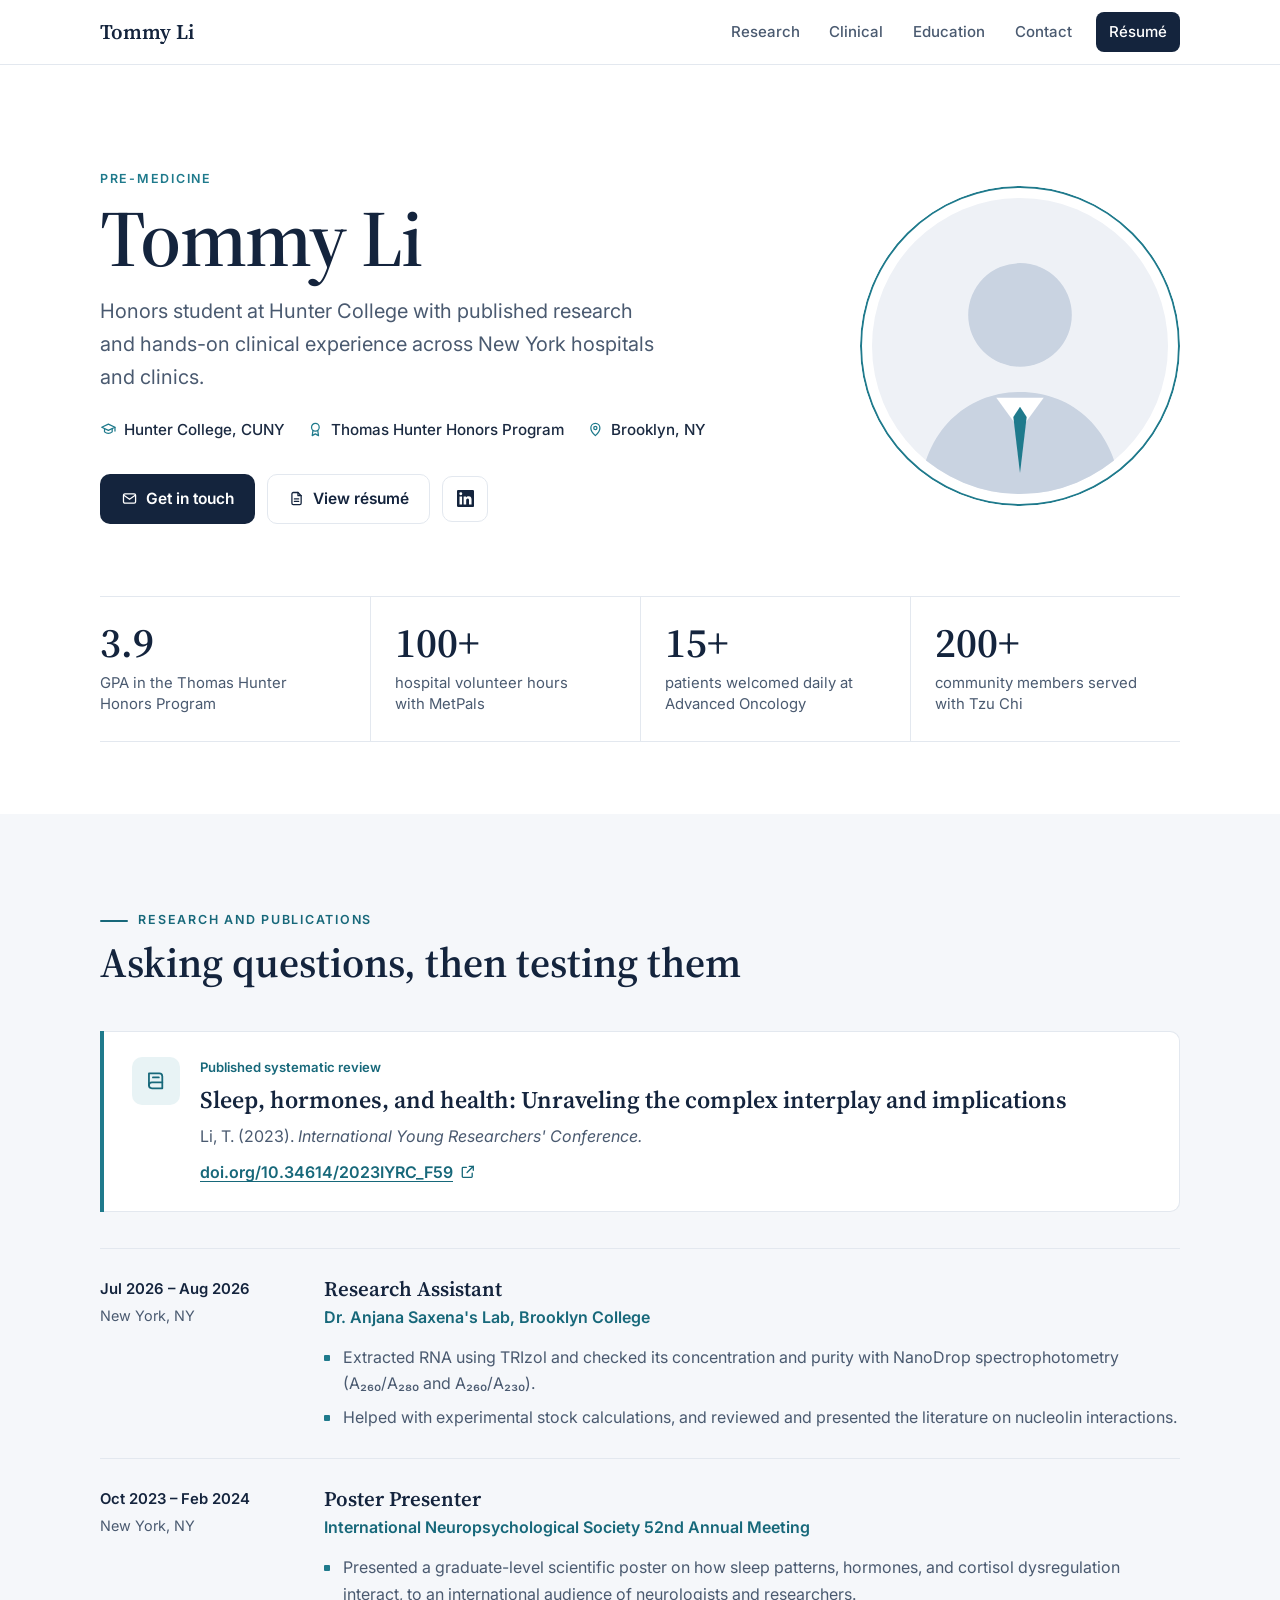
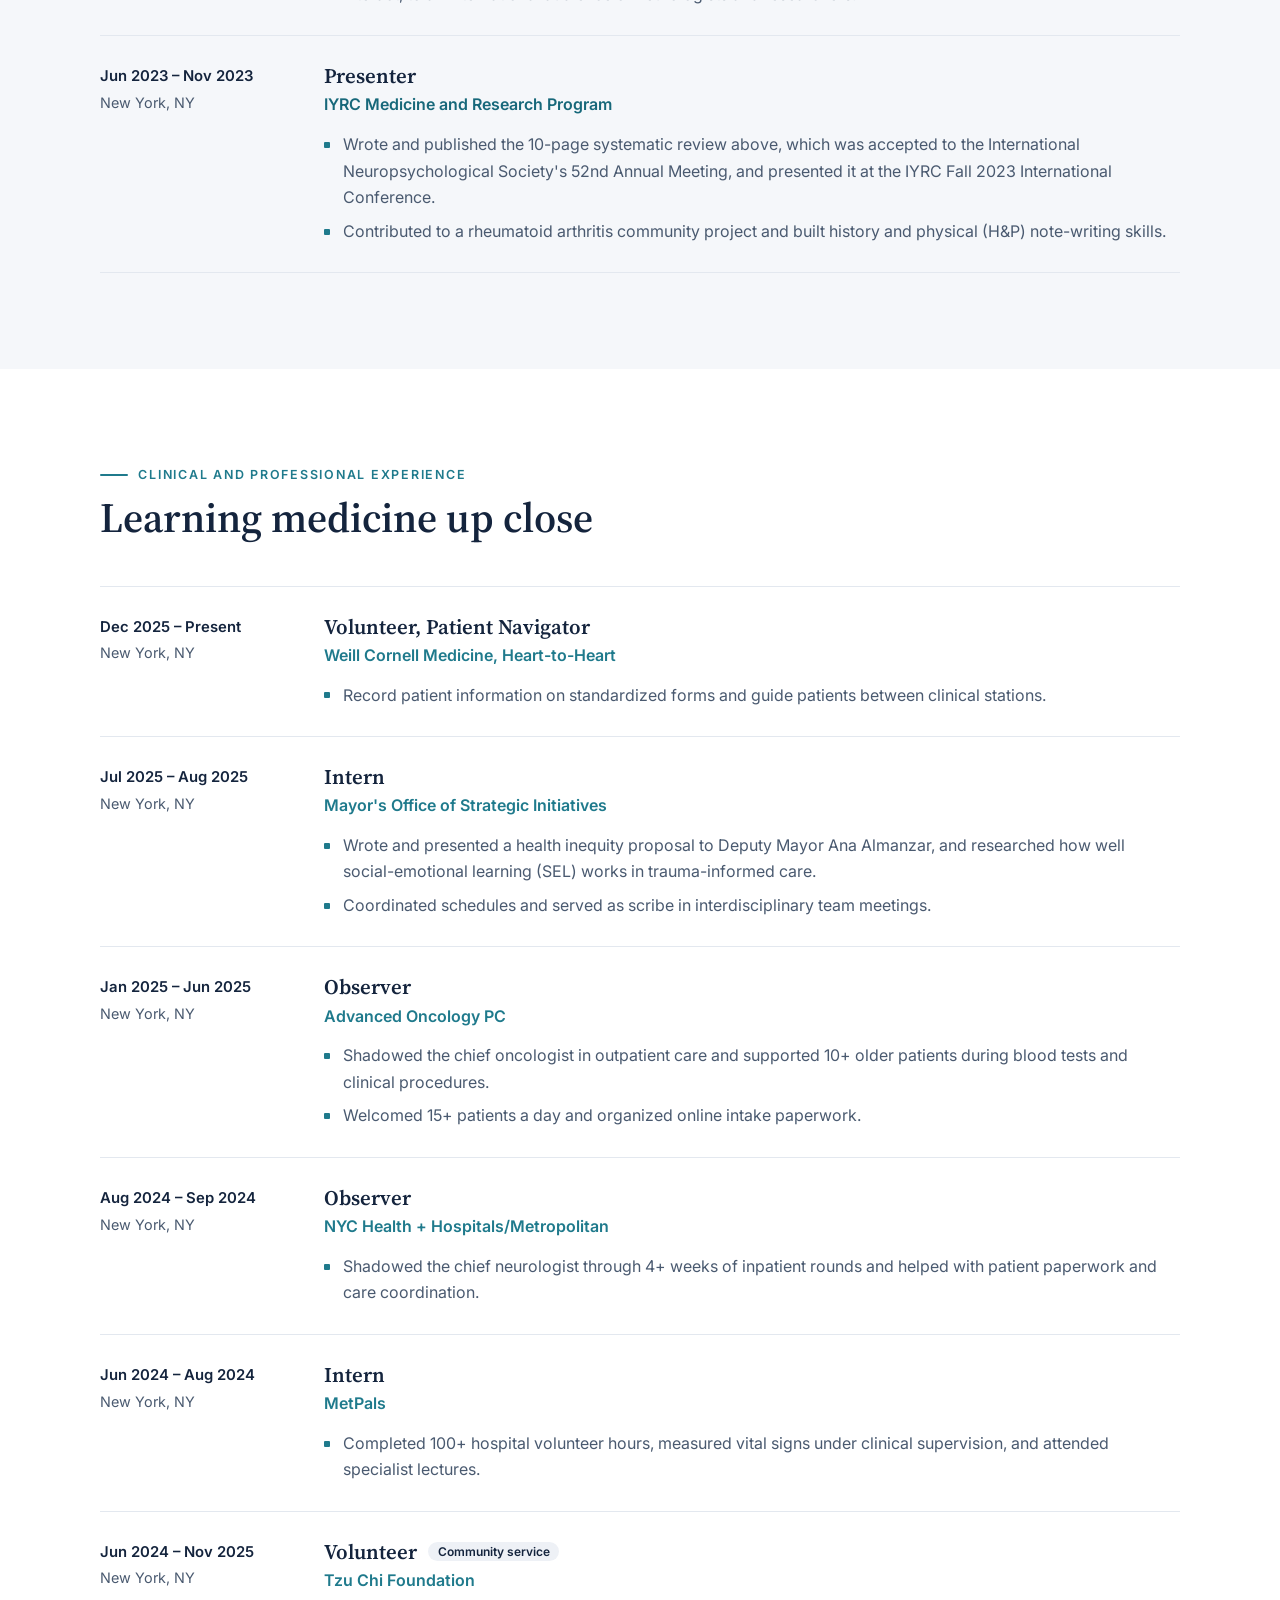
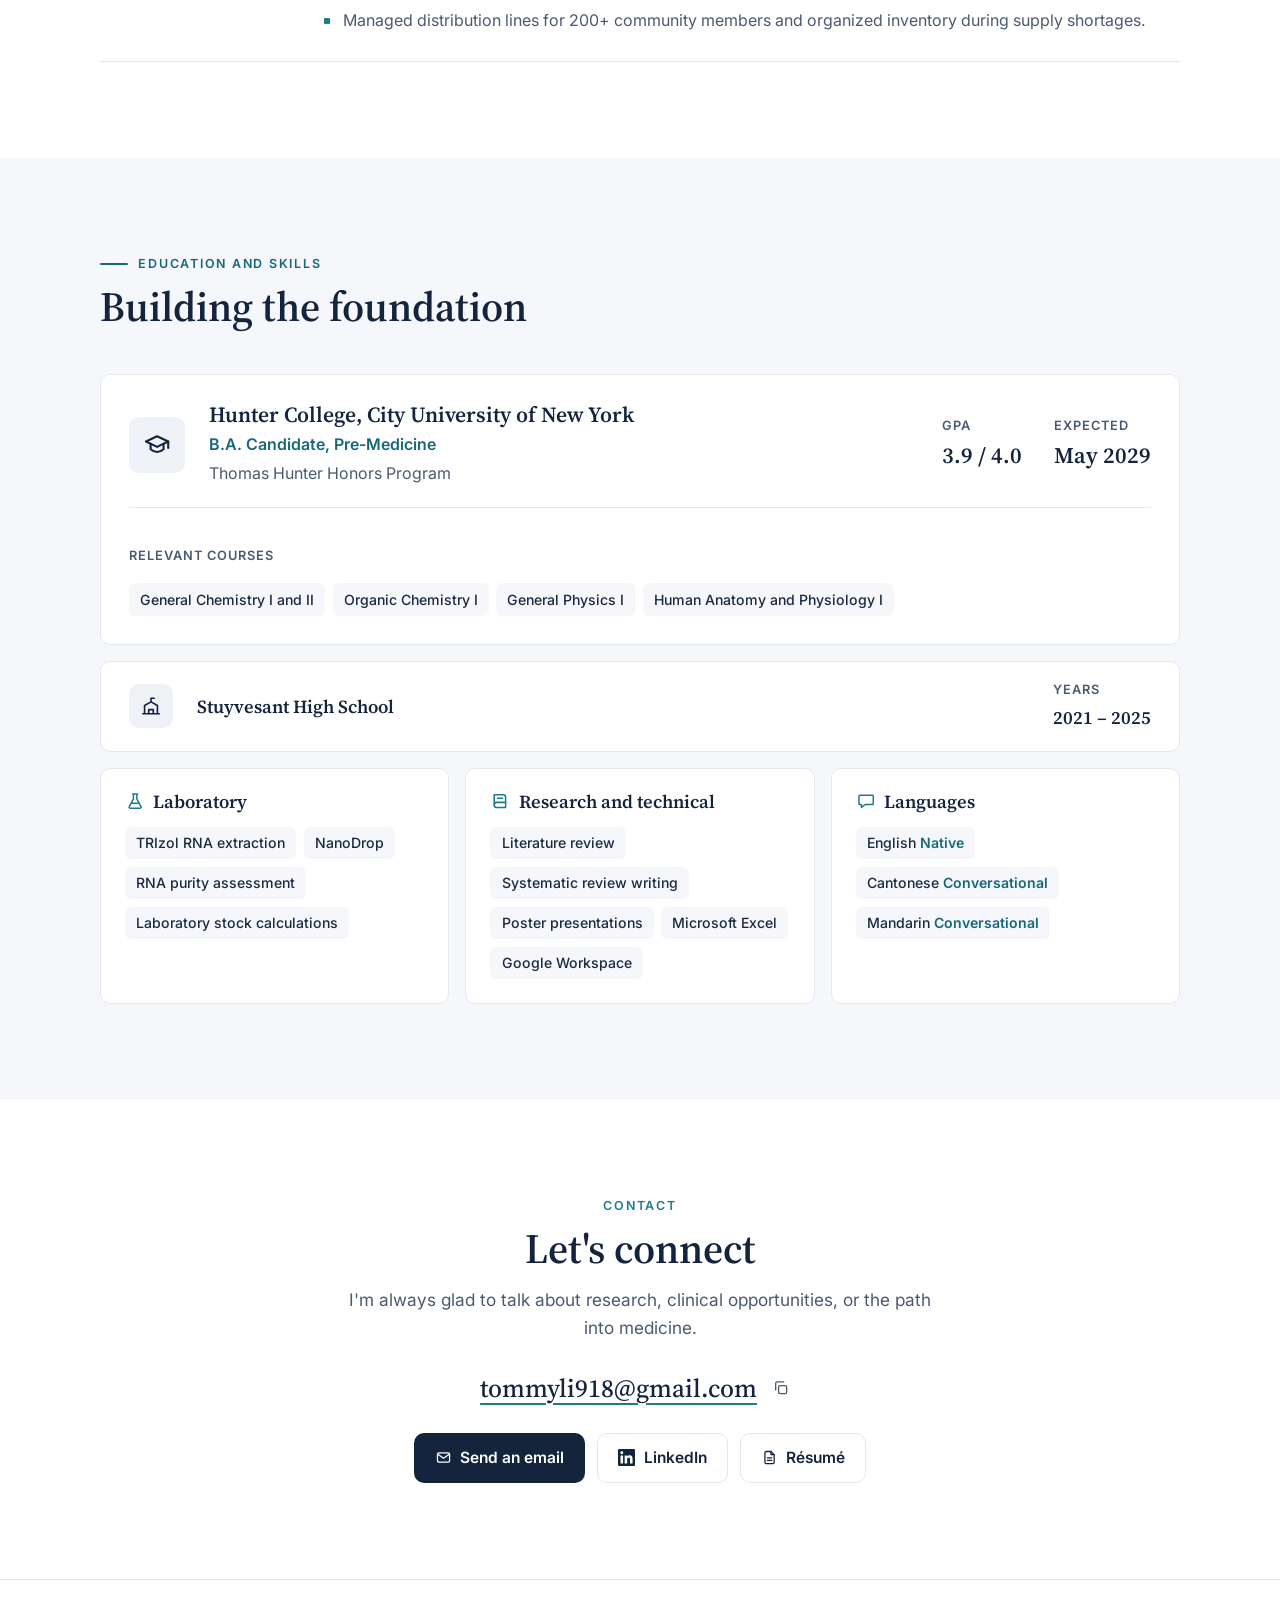
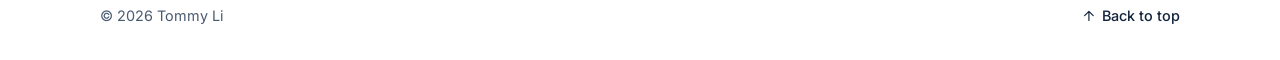
<file: index.html>
<!DOCTYPE html>
<html lang="en">
<head>
    <meta charset="UTF-8">
    <meta name="viewport" content="width=device-width, initial-scale=1.0">
    <title>Tommy Li — Pre-Medicine Student at Hunter College</title>
    <meta name="description" content="Tommy Li is a pre-medicine honors student at Hunter College with published research and hands-on clinical experience in New York.">
    <link rel="canonical" href="https://tommyli918.github.io/">
    <meta property="og:type" content="website">
    <meta property="og:site_name" content="Tommy Li">
    <meta property="og:url" content="https://tommyli918.github.io/">
    <meta property="og:title" content="Tommy Li — Pre-Medicine Student">
    <meta property="og:description" content="Honors student at Hunter College with published research and hands-on clinical experience.">
    <meta property="og:image" content="https://tommyli918.github.io/assets/img/og-image.png">
    <meta property="og:image:width" content="1200">
    <meta property="og:image:height" content="630">
    <meta property="og:image:alt" content="Tommy Li, pre-medicine student at Hunter College">
    <meta name="twitter:card" content="summary_large_image">
    <meta name="theme-color" content="#FFFFFF">
    <meta name="color-scheme" content="light">
    <script type="application/ld+json">
    {
        "@context": "https://schema.org",
        "@type": "Person",
        "name": "Tommy Li",
        "url": "https://tommyli918.github.io/",
        "description": "Pre-medicine student at Hunter College",
        "affiliation": { "@type": "CollegeOrUniversity", "name": "Hunter College, City University of New York" },
        "alumniOf": { "@type": "HighSchool", "name": "Stuyvesant High School" },
        "email": "mailto:tommyli918@gmail.com",
        "sameAs": ["https://www.linkedin.com/in/tommy-li-9537b4269/"],
        "knowsLanguage": ["English", "Cantonese", "Mandarin"]
    }
    </script>
    <link rel="icon" href="favicon.ico" sizes="32x32">
    <link rel="icon" href="assets/icons/favicon.svg" type="image/svg+xml">
    <link rel="apple-touch-icon" href="apple-touch-icon.png">
    <link rel="manifest" href="site.webmanifest">
    <link rel="preconnect" href="https://fonts.googleapis.com">
    <link rel="preconnect" href="https://fonts.gstatic.com" crossorigin>
    <link rel="preload" as="style" href="https://fonts.googleapis.com/css2?family=Source+Serif+4:opsz,wght@8..60,500;8..60,600&family=Inter:wght@400;500;600&display=swap" onload="this.onload=null;this.rel='stylesheet'">
    <noscript><link rel="stylesheet" href="https://fonts.googleapis.com/css2?family=Source+Serif+4:opsz,wght@8..60,500;8..60,600&family=Inter:wght@400;500;600&display=swap"></noscript>
    <!-- Subtle fade-ins only when the visitor hasn't asked their device to reduce motion. -->
    <script>
        if (!matchMedia('(prefers-reduced-motion: reduce)').matches && 'IntersectionObserver' in window) {
            document.documentElement.classList.add('motion');
        }
    </script>
    <link rel="stylesheet" href="assets/css/styles.css">
    <script src="assets/js/main.js" defer></script>
</head>
<body>
    <!-- Icon set: drawn once here, reused below with <use>. -->
    <svg class="sprite" aria-hidden="true" focusable="false">
        <symbol id="i-cap" viewBox="0 0 24 24"><path d="M2.5 9 12 4.5 21.5 9 12 13.5z"/><path d="M6.5 11v4.6c1.7 1.5 3.6 2.3 5.5 2.3s3.8-.8 5.5-2.3V11M21.5 9v5.5"/></symbol>
        <symbol id="i-award" viewBox="0 0 24 24"><circle cx="12" cy="9" r="5.5"/><path d="M8.6 13.4 7.5 21l4.5-2.5 4.5 2.5-1.1-7.6"/></symbol>
        <symbol id="i-pin" viewBox="0 0 24 24"><path d="M12 21s-6.5-5.6-6.5-11a6.5 6.5 0 0 1 13 0c0 5.4-6.5 11-6.5 11z"/><circle cx="12" cy="10" r="2.3"/></symbol>
        <symbol id="i-mail" viewBox="0 0 24 24"><rect x="3.5" y="5.5" width="17" height="13" rx="2"/><path d="M4 7.5l8 5.5 8-5.5"/></symbol>
        <symbol id="i-file" viewBox="0 0 24 24"><path d="M14 3.5H7.5a2 2 0 0 0-2 2v13a2 2 0 0 0 2 2h9a2 2 0 0 0 2-2V8z"/><path d="M14 3.5V8h4.5M9 12.5h6M9 16h6"/></symbol>
        <symbol id="i-linkedin" viewBox="0 0 24 24"><path fill="currentColor" stroke="none" d="M20.45 20.45h-3.55v-5.57c0-1.33-.03-3.04-1.85-3.04-1.85 0-2.14 1.45-2.14 2.94v5.67H9.35V9h3.41v1.56h.05c.48-.9 1.64-1.85 3.37-1.85 3.6 0 4.27 2.37 4.27 5.46v6.28zM5.34 7.43a2.06 2.06 0 1 1 0-4.13 2.06 2.06 0 0 1 0 4.13zM7.12 20.45H3.56V9h3.56v11.45zM22.22 0H1.77C.79 0 0 .77 0 1.73v20.54C0 23.23.79 24 1.77 24h20.45c.98 0 1.78-.77 1.78-1.73V1.73C24 .77 23.2 0 22.22 0z"/></symbol>
        <symbol id="i-copy" viewBox="0 0 24 24"><rect x="9" y="9" width="11" height="11" rx="2"/><path d="M5 15V6a2 2 0 0 1 2-2h9"/></symbol>
        <symbol id="i-check" viewBox="0 0 24 24"><path d="M5 12.5l4.5 4.5L19 7.5"/></symbol>
        <symbol id="i-external" viewBox="0 0 24 24"><path d="M14 4.5h5.5V10M19.5 4.5 11 13M18 14v4.5a1 1 0 0 1-1 1H5.5a1 1 0 0 1-1-1V7a1 1 0 0 1 1-1H10"/></symbol>
        <symbol id="i-flask" viewBox="0 0 24 24"><path d="M9 3.5h6M10 3.5v5.8L5 18.4a1.5 1.5 0 0 0 1.3 2.1h11.4a1.5 1.5 0 0 0 1.3-2.1L14 9.3V3.5M7.4 14.5h9.2"/></symbol>
        <symbol id="i-book" viewBox="0 0 24 24"><path d="M5 4.5h10.5a3 3 0 0 1 3 3v12H8a3 3 0 0 1-3-3z"/><path d="M5 16.5a3 3 0 0 1 3-3h10.5M9 8.5h6"/></symbol>
        <symbol id="i-chat" viewBox="0 0 24 24"><path d="M4.5 5h15a1 1 0 0 1 1 1v9a1 1 0 0 1-1 1H11l-4.5 3.5V16h-2a1 1 0 0 1-1-1V6a1 1 0 0 1 1-1z"/></symbol>
        <symbol id="i-menu" viewBox="0 0 24 24"><path d="M4 7h16M4 12h16M4 17h16"/></symbol>
        <symbol id="i-close" viewBox="0 0 24 24"><path d="M6 6l12 12M18 6 6 18"/></symbol>
        <symbol id="i-school" viewBox="0 0 24 24"><path d="M3 20.5h18M5 20.5v-9l7-4 7 4v9M9.5 20.5v-4.5h5v4.5M12 7.5V3.5h3.5"/></symbol>
        <symbol id="i-up" viewBox="0 0 24 24"><path d="M12 19V5M5.5 11.5 12 5l6.5 6.5"/></symbol>
    </svg>

    <a class="skip-link" href="#main">Skip to content</a>

    <header class="nav" id="nav">
        <div class="read-progress" aria-hidden="true"></div>
        <div class="container nav-inner">
            <a class="brand" href="#top">Tommy Li</a>
            <button class="menu-btn" type="button" aria-expanded="false" aria-controls="nav-links" aria-label="Open menu">
                <svg class="icon i-open" aria-hidden="true"><use href="#i-menu"/></svg>
                <svg class="icon i-shut" aria-hidden="true"><use href="#i-close"/></svg>
            </button>
            <nav aria-label="Sections">
                <ul class="nav-links" id="nav-links">
                    <li><a href="#research">Research</a></li>
                    <li><a href="#clinical">Clinical</a></li>
                    <li><a href="#education">Education</a></li>
                    <li><a href="#contact">Contact</a></li>
                    <li><a class="nav-resume" href="Tommy-Li-Resume.pdf" target="_blank" rel="noopener">Résumé</a></li>
                </ul>
            </nav>
        </div>
    </header>

    <main id="main">
        <!-- ============ Intro ============ -->
        <section class="hero" id="top" aria-labelledby="hero-title">
            <div class="container hero-grid">
                <div class="hero-copy">
                    <p class="eyebrow reveal">Pre-medicine</p>
                    <h1 class="reveal" id="hero-title" style="--d:.06s">Tommy Li</h1>
                    <p class="hero-lede reveal" style="--d:.12s">Honors student at Hunter College with published research and hands-on clinical experience across New York hospitals and clinics.</p>
                    <ul class="hero-facts reveal" style="--d:.18s" aria-label="At a glance">
                        <li><svg class="icon" aria-hidden="true"><use href="#i-cap"/></svg>Hunter College, CUNY</li>
                        <li><svg class="icon" aria-hidden="true"><use href="#i-award"/></svg>Thomas Hunter Honors Program</li>
                        <li><svg class="icon" aria-hidden="true"><use href="#i-pin"/></svg>Brooklyn, NY</li>
                    </ul>
                    <div class="actions reveal" style="--d:.24s">
                        <a class="btn btn--primary" href="#contact"><svg class="icon" aria-hidden="true"><use href="#i-mail"/></svg>Get in touch</a>
                        <a class="btn btn--outline" href="Tommy-Li-Resume.pdf" target="_blank" rel="noopener"><svg class="icon" aria-hidden="true"><use href="#i-file"/></svg>View résumé</a>
                        <a class="btn btn--icon" href="https://www.linkedin.com/in/tommy-li-9537b4269/" target="_blank" rel="noopener" aria-label="LinkedIn profile"><svg class="icon" aria-hidden="true"><use href="#i-linkedin"/></svg></a>
                    </div>
                </div>
                <figure class="portrait reveal" style="--d:.12s">
                    <img src="assets/img/portrait-placeholder.svg" alt="Placeholder for Tommy's photo" width="400" height="400" fetchpriority="high">
                </figure>
            </div>
        </section>

        <!-- ============ Highlights ============ -->
        <section class="highlights" aria-label="Highlights">
            <div class="container">
                <ul class="stats">
                    <li class="stat reveal">
                        <p class="stat-num"><span data-count="3.9" data-decimals="1">3.9</span></p>
                        <p class="stat-label">GPA in the Thomas Hunter Honors Program</p>
                    </li>
                    <li class="stat reveal" style="--d:.06s">
                        <p class="stat-num"><span data-count="100">100</span>+</p>
                        <p class="stat-label">hospital volunteer hours with MetPals</p>
                    </li>
                    <li class="stat reveal" style="--d:.12s">
                        <p class="stat-num"><span data-count="15">15</span>+</p>
                        <p class="stat-label">patients welcomed daily at Advanced Oncology</p>
                    </li>
                    <li class="stat reveal" style="--d:.18s">
                        <p class="stat-num"><span data-count="200">200</span>+</p>
                        <p class="stat-label">community members served with Tzu Chi</p>
                    </li>
                </ul>
            </div>
        </section>

        <!-- ============ Research ============ -->
        <section class="section section--alt" id="research" aria-labelledby="research-title">
            <div class="container">
                <div class="section-head reveal">
                    <p class="eyebrow">Research and publications</p>
                    <h2 class="section-title" id="research-title">Asking questions, then testing them</h2>
                </div>

                <article class="pub reveal">
                    <span class="pub-icon" aria-hidden="true"><svg class="icon"><use href="#i-book"/></svg></span>
                    <div>
                        <p class="pub-kicker">Published systematic review</p>
                        <h3 class="pub-title">Sleep, hormones, and health: Unraveling the complex interplay and implications</h3>
                        <p class="pub-cite">Li, T. (2023). <cite>International Young Researchers' Conference.</cite></p>
                        <a class="text-link" href="https://doi.org/10.34614/2023IYRC_F59" target="_blank" rel="noopener">doi.org/10.34614/2023IYRC_F59<svg class="icon" aria-hidden="true"><use href="#i-external"/></svg></a>
                    </div>
                </article>

                <ol class="entries">
                    <li class="entry reveal">
                        <div class="entry-side">
                            <p class="entry-dates">Jul 2026 – Aug 2026</p>
                            <p class="entry-loc">New York, NY</p>
                        </div>
                        <div class="entry-main">
                            <h3>Research Assistant</h3>
                            <p class="entry-org">Dr. Anjana Saxena's Lab, Brooklyn College</p>
                            <ul class="points">
                                <li>Extracted RNA using TRIzol and checked its concentration and purity with NanoDrop spectrophotometry (A₂₆₀/A₂₈₀ and A₂₆₀/A₂₃₀).</li>
                                <li>Helped with experimental stock calculations, and reviewed and presented the literature on nucleolin interactions.</li>
                            </ul>
                        </div>
                    </li>
                    <li class="entry reveal">
                        <div class="entry-side">
                            <p class="entry-dates">Oct 2023 – Feb 2024</p>
                            <p class="entry-loc">New York, NY</p>
                        </div>
                        <div class="entry-main">
                            <h3>Poster Presenter</h3>
                            <p class="entry-org">International Neuropsychological Society 52nd Annual Meeting</p>
                            <ul class="points">
                                <li>Presented a graduate-level scientific poster on how sleep patterns, hormones, and cortisol dysregulation interact, to an international audience of neurologists and researchers.</li>
                            </ul>
                        </div>
                    </li>
                    <li class="entry reveal">
                        <div class="entry-side">
                            <p class="entry-dates">Jun 2023 – Nov 2023</p>
                            <p class="entry-loc">New York, NY</p>
                        </div>
                        <div class="entry-main">
                            <h3>Presenter</h3>
                            <p class="entry-org">IYRC Medicine and Research Program</p>
                            <ul class="points">
                                <li>Wrote and published the 10-page systematic review above, which was accepted to the International Neuropsychological Society's 52nd Annual Meeting, and presented it at the IYRC Fall 2023 International Conference.</li>
                                <li>Contributed to a rheumatoid arthritis community project and built history and physical (H&amp;P) note-writing skills.</li>
                            </ul>
                        </div>
                    </li>
                </ol>
            </div>
        </section>

        <!-- ============ Clinical ============ -->
        <section class="section" id="clinical" aria-labelledby="clinical-title">
            <div class="container">
                <div class="section-head reveal">
                    <p class="eyebrow">Clinical and professional experience</p>
                    <h2 class="section-title" id="clinical-title">Learning medicine up close</h2>
                </div>

                <ol class="entries">
                    <li class="entry reveal">
                        <div class="entry-side">
                            <p class="entry-dates">Dec 2025 – Present</p>
                            <p class="entry-loc">New York, NY</p>
                        </div>
                        <div class="entry-main">
                            <h3>Volunteer, Patient Navigator</h3>
                            <p class="entry-org">Weill Cornell Medicine, Heart-to-Heart</p>
                            <ul class="points">
                                <li>Record patient information on standardized forms and guide patients between clinical stations.</li>
                            </ul>
                        </div>
                    </li>
                    <li class="entry reveal">
                        <div class="entry-side">
                            <p class="entry-dates">Jul 2025 – Aug 2025</p>
                            <p class="entry-loc">New York, NY</p>
                        </div>
                        <div class="entry-main">
                            <h3>Intern</h3>
                            <p class="entry-org">Mayor's Office of Strategic Initiatives</p>
                            <ul class="points">
                                <li>Wrote and presented a health inequity proposal to Deputy Mayor Ana Almanzar, and researched how well social-emotional learning (SEL) works in trauma-informed care.</li>
                                <li>Coordinated schedules and served as scribe in interdisciplinary team meetings.</li>
                            </ul>
                        </div>
                    </li>
                    <li class="entry reveal">
                        <div class="entry-side">
                            <p class="entry-dates">Jan 2025 – Jun 2025</p>
                            <p class="entry-loc">New York, NY</p>
                        </div>
                        <div class="entry-main">
                            <h3>Observer</h3>
                            <p class="entry-org">Advanced Oncology PC</p>
                            <ul class="points">
                                <li>Shadowed the chief oncologist in outpatient care and supported 10+ older patients during blood tests and clinical procedures.</li>
                                <li>Welcomed 15+ patients a day and organized online intake paperwork.</li>
                            </ul>
                        </div>
                    </li>
                    <li class="entry reveal">
                        <div class="entry-side">
                            <p class="entry-dates">Aug 2024 – Sep 2024</p>
                            <p class="entry-loc">New York, NY</p>
                        </div>
                        <div class="entry-main">
                            <h3>Observer</h3>
                            <p class="entry-org">NYC Health + Hospitals/Metropolitan</p>
                            <ul class="points">
                                <li>Shadowed the chief neurologist through 4+ weeks of inpatient rounds and helped with patient paperwork and care coordination.</li>
                            </ul>
                        </div>
                    </li>
                    <li class="entry reveal">
                        <div class="entry-side">
                            <p class="entry-dates">Jun 2024 – Aug 2024</p>
                            <p class="entry-loc">New York, NY</p>
                        </div>
                        <div class="entry-main">
                            <h3>Intern</h3>
                            <p class="entry-org">MetPals</p>
                            <ul class="points">
                                <li>Completed 100+ hospital volunteer hours, measured vital signs under clinical supervision, and attended specialist lectures.</li>
                            </ul>
                        </div>
                    </li>
                    <li class="entry reveal">
                        <div class="entry-side">
                            <p class="entry-dates">Jun 2024 – Nov 2025</p>
                            <p class="entry-loc">New York, NY</p>
                        </div>
                        <div class="entry-main">
                            <h3>Volunteer <span class="tag">Community service</span></h3>
                            <p class="entry-org">Tzu Chi Foundation</p>
                            <ul class="points">
                                <li>Managed distribution lines for 200+ community members and organized inventory during supply shortages.</li>
                            </ul>
                        </div>
                    </li>
                </ol>
            </div>
        </section>

        <!-- ============ Education and skills ============ -->
        <section class="section section--alt" id="education" aria-labelledby="education-title">
            <div class="container">
                <div class="section-head reveal">
                    <p class="eyebrow">Education and skills</p>
                    <h2 class="section-title" id="education-title">Building the foundation</h2>
                </div>

                <article class="edu reveal">
                    <span class="edu-icon" aria-hidden="true"><svg class="icon"><use href="#i-cap"/></svg></span>
                    <div class="edu-main">
                        <h3>Hunter College, City University of New York</h3>
                        <p class="entry-org">B.A. Candidate, Pre-Medicine</p>
                        <p class="edu-note">Thomas Hunter Honors Program</p>
                    </div>
                    <dl class="edu-facts">
                        <div><dt>GPA</dt><dd>3.9 / 4.0</dd></div>
                        <div><dt>Expected</dt><dd>May 2029</dd></div>
                    </dl>
                    <div class="edu-courses">
                        <h4>Relevant courses</h4>
                        <ul class="chips">
                            <li>General Chemistry I and II</li><li>Organic Chemistry I</li><li>General Physics I</li><li>Human Anatomy and Physiology I</li>
                        </ul>
                    </div>
                </article>

                <article class="edu edu--small reveal">
                    <span class="edu-icon" aria-hidden="true"><svg class="icon"><use href="#i-school"/></svg></span>
                    <div class="edu-main">
                        <h3>Stuyvesant High School</h3>
                    </div>
                    <dl class="edu-facts">
                        <div><dt>Years</dt><dd>2021 – 2025</dd></div>
                    </dl>
                </article>

                <div class="skills">
                    <article class="skill reveal">
                        <h3><svg class="icon" aria-hidden="true"><use href="#i-flask"/></svg>Laboratory</h3>
                        <ul class="chips">
                            <li>TRIzol RNA extraction</li><li>NanoDrop</li><li>RNA purity assessment</li><li>Laboratory stock calculations</li>
                        </ul>
                    </article>
                    <article class="skill reveal" style="--d:.06s">
                        <h3><svg class="icon" aria-hidden="true"><use href="#i-book"/></svg>Research and technical</h3>
                        <ul class="chips">
                            <li>Literature review</li><li>Systematic review writing</li><li>Poster presentations</li><li>Microsoft Excel</li><li>Google Workspace</li>
                        </ul>
                    </article>
                    <article class="skill reveal" style="--d:.12s">
                        <h3><svg class="icon" aria-hidden="true"><use href="#i-chat"/></svg>Languages</h3>
                        <ul class="chips">
                            <li>English <span class="chip-note">Native</span></li><li>Cantonese <span class="chip-note">Conversational</span></li><li>Mandarin <span class="chip-note">Conversational</span></li>
                        </ul>
                    </article>
                </div>
            </div>
        </section>

        <!-- ============ Contact ============ -->
        <section class="section contact" id="contact" aria-labelledby="contact-title">
            <div class="container contact-inner reveal">
                <p class="eyebrow">Contact</p>
                <h2 class="section-title" id="contact-title">Let's connect</h2>
                <p class="section-intro">I'm always glad to talk about research, clinical opportunities, or the path into medicine.</p>
                <p class="email-row">
                    <a class="email-link" href="mailto:tommyli918@gmail.com">tommyli918@gmail.com</a>
                    <button class="copy-btn" type="button" data-copy="tommyli918@gmail.com" aria-label="Copy email address" title="Copy email address">
                        <svg class="icon i-copy" aria-hidden="true"><use href="#i-copy"/></svg>
                        <svg class="icon i-check" aria-hidden="true"><use href="#i-check"/></svg>
                        <span class="copy-label">Copy</span>
                    </button>
                    <span class="visually-hidden copy-status" aria-live="polite"></span>
                </p>
                <div class="actions actions--center">
                    <a class="btn btn--primary" href="mailto:tommyli918@gmail.com"><svg class="icon" aria-hidden="true"><use href="#i-mail"/></svg>Send an email</a>
                    <a class="btn btn--outline" href="https://www.linkedin.com/in/tommy-li-9537b4269/" target="_blank" rel="noopener"><svg class="icon" aria-hidden="true"><use href="#i-linkedin"/></svg>LinkedIn</a>
                    <a class="btn btn--outline" href="Tommy-Li-Resume.pdf" target="_blank" rel="noopener"><svg class="icon" aria-hidden="true"><use href="#i-file"/></svg>Résumé</a>
                </div>
            </div>
        </section>
    </main>

    <footer class="footer">
        <div class="container footer-inner">
            <p>© <span id="year">2026</span> Tommy Li</p>
            <a class="to-top" href="#top"><svg class="icon" aria-hidden="true"><use href="#i-up"/></svg>Back to top</a>
        </div>
    </footer>
</body>
</html>
</file>
<file: assets/css/styles.css>
/* ================= Colors and type ================= */
/* Navy and teal on white. Every text color passes WCAG AA on the backgrounds it sits on. */
:root {
    --white: #FFFFFF;
    --bg-alt: #F5F7FA;
    --navy: #14243D;
    --navy-2: #233A5E;
    --text: #1B2A41;
    --text-2: #4A5A70;
    --teal: #1F7A8C;
    --teal-dark: #17687A;
    --teal-tint: #E8F3F5;
    --navy-tint: #EEF1F6;
    --line: #E3E8EF;

    --font-serif: "Source Serif 4", Georgia, "Times New Roman", serif;
    --font-sans: "Inter", "Segoe UI", "Helvetica Neue", Arial, sans-serif;

    --radius: 10px;
    --ease: cubic-bezier(0.22, 1, 0.36, 1);
    --nav-h: 64px;
}

/* ================= Base ================= */
*,
*::before,
*::after { box-sizing: border-box; }

html {
    scroll-behavior: smooth;
    scroll-padding-top: calc(var(--nav-h) + 16px);
    -webkit-text-size-adjust: 100%;
}

body {
    margin: 0;
    background: var(--white);
    color: var(--text);
    font-family: var(--font-sans);
    font-size: 1rem;
    line-height: 1.65;
}

h1, h2, h3 {
    margin: 0;
    font-family: var(--font-serif);
    font-weight: 600;
    line-height: 1.15;
    color: var(--navy);
    text-wrap: balance;
}

p { margin: 0; text-wrap: pretty; }
ul, ol, dl, dd { margin: 0; padding: 0; list-style: none; }
img { display: block; max-width: 100%; height: auto; }
a { color: var(--teal); }
cite { font-style: italic; }
figure { margin: 0; }

.sprite { position: absolute; width: 0; height: 0; overflow: hidden; }

.icon {
    width: 1.1em;
    height: 1.1em;
    flex: none;
    fill: none;
    stroke: currentColor;
    stroke-width: 1.8;
    stroke-linecap: round;
    stroke-linejoin: round;
}

.container { width: min(1080px, 100% - 40px); margin-inline: auto; }

.visually-hidden {
    position: absolute;
    width: 1px;
    height: 1px;
    overflow: hidden;
    clip: rect(0 0 0 0);
    white-space: nowrap;
}

.skip-link {
    position: absolute;
    left: 16px;
    top: -60px;
    z-index: 200;
    padding: 0.6rem 1rem;
    border-radius: var(--radius);
    background: var(--navy);
    color: var(--white);
    font-weight: 600;
    text-decoration: none;
    transition: top 0.2s;
}

.skip-link:focus { top: 12px; }

:focus-visible {
    outline: 2px solid var(--teal);
    outline-offset: 3px;
    border-radius: 6px;
}

.eyebrow {
    font-size: 0.78rem;
    font-weight: 600;
    letter-spacing: 0.14em;
    text-transform: uppercase;
    color: var(--teal);
}

.section--alt .eyebrow { color: var(--teal-dark); }

/* ================= Nav ================= */
.nav {
    position: sticky;
    top: 0;
    z-index: 100;
    background: rgba(255, 255, 255, 0.97);
    border-bottom: 1px solid var(--line);
}

.nav-inner {
    display: flex;
    align-items: center;
    justify-content: space-between;
    gap: 1rem;
    height: var(--nav-h);
}

.brand {
    font-family: var(--font-serif);
    font-size: 1.3rem;
    font-weight: 600;
    color: var(--navy);
    text-decoration: none;
}

.nav-links {
    display: flex;
    align-items: center;
    gap: 0.25rem;
}

.nav-links a {
    display: block;
    padding: 0.45rem 0.8rem;
    border-radius: 8px;
    color: var(--text-2);
    font-size: 0.94rem;
    font-weight: 500;
    text-decoration: none;
    transition: color 0.2s, background 0.2s;
}

.nav-links a:hover { color: var(--navy); background: var(--navy-tint); }

.nav-links .nav-resume {
    margin-left: 0.5rem;
    background: var(--navy);
    color: var(--white);
}

.nav-links .nav-resume:hover { background: var(--navy-2); color: var(--white); }

.menu-btn {
    display: none;
    place-items: center;
    width: 42px;
    height: 42px;
    border: 1px solid var(--line);
    border-radius: var(--radius);
    background: var(--white);
    color: var(--navy);
    font-size: 1.15rem;
    cursor: pointer;
}

.menu-btn .i-shut,
.nav.open .menu-btn .i-open { display: none; }
.nav.open .menu-btn .i-shut { display: block; }

/* ================= Intro ================= */
.hero { padding: clamp(3.5rem, 9vw, 6.5rem) 0 clamp(3rem, 7vw, 4.5rem); }

.hero-grid {
    display: grid;
    grid-template-columns: minmax(0, 1fr) auto;
    gap: clamp(2rem, 6vw, 5rem);
    align-items: center;
}

.hero h1 {
    margin-top: 0.5rem;
    font-size: clamp(3rem, 7.5vw, 5rem);
    letter-spacing: -0.015em;
    line-height: 1;
}

.hero-lede {
    max-width: 36rem;
    margin-top: 1.1rem;
    font-size: clamp(1.1rem, 1.6vw, 1.25rem);
    color: var(--text-2);
}

.hero-facts {
    display: flex;
    flex-wrap: wrap;
    gap: 0.6rem 1.4rem;
    margin-top: 1.4rem;
    color: var(--text);
    font-size: 0.95rem;
    font-weight: 500;
}

.hero-facts li { display: inline-flex; align-items: center; gap: 0.45rem; }
.hero-facts .icon { color: var(--teal); }

.actions {
    display: flex;
    flex-wrap: wrap;
    align-items: center;
    gap: 0.75rem;
    margin-top: 2rem;
}

.actions--center { justify-content: center; }

/* ================= Buttons ================= */
.btn {
    display: inline-flex;
    align-items: center;
    gap: 0.5rem;
    min-height: 46px;
    padding: 0.7rem 1.25rem;
    border: 1px solid transparent;
    border-radius: var(--radius);
    font-family: var(--font-sans);
    font-size: 0.97rem;
    font-weight: 600;
    text-decoration: none;
    white-space: nowrap;
    transition: background 0.2s, border-color 0.2s, color 0.2s, transform 0.2s var(--ease);
}

.btn:active { transform: translateY(1px); }

.btn--primary { background: var(--navy); color: var(--white); }
.btn--primary:hover { background: var(--navy-2); }

.btn--outline { border-color: var(--line); background: var(--white); color: var(--navy); }
.btn--outline:hover { border-color: var(--navy); }

.btn--icon {
    justify-content: center;
    width: 46px;
    padding: 0;
    border-color: var(--line);
    background: var(--white);
    color: var(--navy);
}

.btn--icon:hover { border-color: var(--navy); }

/* ================= Portrait ================= */
.portrait {
    position: relative;
    width: clamp(220px, 26vw, 320px);
    aspect-ratio: 1;
    padding: 10px;
    border: 2px solid transparent;
    border-radius: 50%;
}

/* The teal ring, on its own layer so it can be drawn around the photo */
.portrait::after {
    content: "";
    position: absolute;
    inset: -2px;
    border: 2px solid var(--teal);
    border-radius: 50%;
    pointer-events: none;
}

.portrait img { width: 100%; height: 100%; border-radius: 50%; object-fit: cover; }

/* ================= Highlights ================= */
.highlights { padding-bottom: clamp(3rem, 7vw, 4.5rem); }

.stats {
    display: grid;
    grid-template-columns: repeat(4, minmax(0, 1fr));
    border-top: 1px solid var(--line);
    border-bottom: 1px solid var(--line);
}

.stat { padding: 1.6rem 1.5rem 1.6rem 0; }
.stat + .stat { padding-left: 1.5rem; border-left: 1px solid var(--line); }

.stat-num {
    font-family: var(--font-serif);
    font-size: clamp(2rem, 3.5vw, 2.6rem);
    font-weight: 600;
    line-height: 1;
    color: var(--navy);
}

.stat-label {
    margin-top: 0.55rem;
    color: var(--text-2);
    font-size: 0.93rem;
    line-height: 1.45;
}

/* ================= Sections ================= */
.section { padding: clamp(3.5rem, 8vw, 6rem) 0; }
.section--alt { background: var(--bg-alt); }

.section-head { margin-bottom: clamp(2rem, 4vw, 2.75rem); }

.section-title {
    margin-top: 0.5rem;
    font-size: clamp(1.85rem, 3.8vw, 2.6rem);
}

.section-intro {
    max-width: 38rem;
    margin-top: 0.8rem;
    font-size: 1.08rem;
    color: var(--text-2);
}

/* ================= Publication ================= */
.pub {
    display: grid;
    grid-template-columns: auto minmax(0, 1fr);
    gap: 1.25rem;
    margin-bottom: 2.25rem;
    padding: 1.6rem 1.75rem;
    position: relative;
    border: 1px solid var(--line);
    border-left: 4px solid transparent;
    border-radius: 0 var(--radius) var(--radius) 0;
    background: var(--white);
}

/* The teal accent bar, on its own layer so it can be drawn downward */
.pub::before {
    content: "";
    position: absolute;
    top: -1px;
    bottom: -1px;
    left: -4px;
    width: 4px;
    background: var(--teal);
    transform-origin: 50% 0;
}

.pub-icon {
    display: grid;
    place-items: center;
    width: 48px;
    height: 48px;
    border-radius: var(--radius);
    background: var(--teal-tint);
    color: var(--teal-dark);
    font-size: 1.35rem;
}

.pub-kicker {
    font-size: 0.82rem;
    font-weight: 600;
    color: var(--teal-dark);
}

.pub-title {
    margin-top: 0.3rem;
    font-size: clamp(1.25rem, 2.2vw, 1.5rem);
    line-height: 1.3;
}

.pub-cite { margin-top: 0.5rem; color: var(--text-2); }

.text-link {
    display: inline-flex;
    align-items: center;
    gap: 0.35rem;
    margin-top: 0.6rem;
    color: var(--teal-dark);
    font-weight: 600;
    text-decoration: underline;
    text-decoration-thickness: 1px;
    text-underline-offset: 0.2em;
    overflow-wrap: anywhere;
}

.text-link:hover { color: var(--navy); }

/* ================= Experience entries ================= */
.entries { border-top: 1px solid var(--line); }

.entry {
    display: grid;
    grid-template-columns: 200px minmax(0, 1fr);
    gap: 1.5rem;
    padding: 1.75rem 0;
    border-bottom: 1px solid var(--line);
}

.entry-dates { color: var(--navy); font-size: 0.93rem; font-weight: 600; }
.entry-loc { margin-top: 0.15rem; color: var(--text-2); font-size: 0.9rem; }

.entry h3 {
    display: flex;
    flex-wrap: wrap;
    align-items: center;
    gap: 0.4rem 0.7rem;
    font-size: 1.3rem;
}

.entry-org {
    margin-top: 0.2rem;
    color: var(--teal);
    font-weight: 600;
}

.section--alt .entry-org { color: var(--teal-dark); }

.tag {
    padding: 0.15rem 0.6rem;
    border-radius: 999px;
    background: var(--navy-tint);
    color: var(--navy);
    font-family: var(--font-sans);
    font-size: 0.75rem;
    font-weight: 600;
}

.points {
    display: grid;
    gap: 0.45rem;
    margin-top: 0.85rem;
}

.points li {
    position: relative;
    padding-left: 1.2rem;
    color: var(--text-2);
}

.points li::before {
    content: "";
    position: absolute;
    top: 0.68em;
    left: 0;
    width: 6px;
    height: 6px;
    border-radius: 1px;
    background: var(--teal);
}

/* ================= Education and skills ================= */
.edu {
    display: grid;
    grid-template-columns: auto minmax(0, 1fr) auto;
    gap: 1.25rem 1.5rem;
    align-items: center;
    padding: 1.75rem;
    border: 1px solid var(--line);
    border-radius: var(--radius);
    background: var(--white);
}

.edu-icon {
    display: grid;
    place-items: center;
    width: 56px;
    height: 56px;
    border-radius: var(--radius);
    background: var(--navy-tint);
    color: var(--navy);
    font-size: 1.6rem;
}

.edu h3 { font-size: 1.35rem; }
.edu-note { margin-top: 0.15rem; color: var(--text-2); }

.edu-facts { display: flex; gap: 2rem; }
.edu-facts dt { color: var(--text-2); font-size: 0.8rem; font-weight: 600; letter-spacing: 0.08em; text-transform: uppercase; }
.edu-facts dd { margin-top: 0.15rem; font-family: var(--font-serif); font-size: 1.4rem; font-weight: 600; color: var(--navy); }

/* The courses run along the bottom of the card, under the school and its facts */
.edu-courses { grid-column: 1 / -1; padding-top: 1.25rem; border-top: 1px solid var(--line); }
.edu-courses h4 { color: var(--text-2); font-size: 0.8rem; font-weight: 600; letter-spacing: 0.08em; text-transform: uppercase; }
.edu-courses .chips { margin-top: 0.6rem; }

.skills {
    display: grid;
    grid-template-columns: repeat(3, minmax(0, 1fr));
    gap: 1rem;
    margin-top: 1rem;
}

.skill {
    padding: 1.4rem 1.5rem 1.5rem;
    border: 1px solid var(--line);
    border-radius: var(--radius);
    background: var(--white);
}

.skill h3 {
    display: flex;
    align-items: center;
    gap: 0.5rem;
    font-size: 1.15rem;
}

.skill h3 .icon { color: var(--teal); }

.chips {
    display: flex;
    flex-wrap: wrap;
    gap: 0.45rem;
    margin-top: 0.9rem;
}

.chips li {
    padding: 0.3rem 0.7rem;
    border-radius: 6px;
    background: var(--bg-alt);
    color: var(--text);
    font-size: 0.88rem;
    font-weight: 500;
}

.chip-note { color: var(--teal-dark); font-weight: 600; }

/* ================= Contact ================= */
.contact-inner { max-width: 640px; text-align: center; }
.contact .section-intro { margin-inline: auto; }

.email-row {
    display: flex;
    flex-wrap: wrap;
    align-items: center;
    justify-content: center;
    gap: 0.3rem;
    margin-top: 1.5rem;
}

.email-link {
    font-family: var(--font-serif);
    font-size: clamp(1.3rem, 3vw, 1.6rem);
    font-weight: 500;
    color: var(--navy);
    text-decoration: underline;
    text-decoration-color: var(--teal);
    text-decoration-thickness: 1.5px;
    text-underline-offset: 0.22em;
    overflow-wrap: anywhere;
}

.email-link:hover { color: var(--teal-dark); }

.copy-btn {
    display: inline-grid;
    place-items: center;
    width: 38px;
    height: 38px;
    border: 0;
    border-radius: 8px;
    background: transparent;
    color: var(--text-2);
    font-size: 1rem;
    cursor: pointer;
    transition: background 0.2s, color 0.2s;
}

.copy-btn:hover { background: var(--navy-tint); color: var(--navy); }
.copy-btn.copied { color: var(--teal-dark); }
.copy-btn .copy-label { position: absolute; width: 1px; height: 1px; overflow: hidden; clip: rect(0 0 0 0); }
.copy-btn .i-check,
.copy-btn.copied .i-copy { display: none; }
.copy-btn.copied .i-check { display: block; }

.contact .actions { margin-top: 1.5rem; }

/* ================= Footer ================= */
.footer {
    padding: 1.5rem 0 2rem;
    border-top: 1px solid var(--line);
    color: var(--text-2);
    font-size: 0.9rem;
}

.footer-inner {
    display: flex;
    flex-wrap: wrap;
    align-items: center;
    justify-content: space-between;
    gap: 0.75rem;
}

.to-top {
    display: inline-flex;
    align-items: center;
    gap: 0.3rem;
    color: var(--navy);
    font-weight: 500;
    text-decoration: none;
}

.to-top:hover { text-decoration: underline; }

/* ================= Motion ================= */
/* Only applied when the visitor's device allows motion (the class is set in the page head). */
.motion .reveal {
    opacity: 0;
    transform: translateY(14px);
    transition: opacity 0.6s var(--ease), transform 0.6s var(--ease);
    transition-delay: var(--d, 0s);
}

.motion .reveal.in { opacity: 1; transform: none; }

/* ---------- High school card ---------- */
.edu--small { margin-top: 1rem; padding: 1.1rem 1.75rem; }
.edu--small .edu-icon { width: 44px; height: 44px; font-size: 1.25rem; }
.edu--small h3 { font-size: 1.15rem; }
.edu--small .edu-facts dd { font-size: 1.15rem; }

/* ---------- Reading progress: a thin teal line under the top bar ---------- */
.read-progress {
    position: absolute;
    right: 0;
    bottom: -1px;
    left: 0;
    height: 2px;
    background: var(--teal);
    transform: scaleX(var(--read, 0));
    transform-origin: 0 50%;
    pointer-events: none;
}

/* Browsers that can tie it to the scroll directly do; the script fills in elsewhere. */
@supports (animation-timeline: scroll()) {
    .read-progress { animation: readProgress linear both; animation-timeline: scroll(root); }
}

@keyframes readProgress {
    from { transform: scaleX(0); }
    to { transform: scaleX(1); }
}

/* ---------- Calm, precise motion (only when the visitor allows motion) ---------- */
/* The teal ring draws itself around the photo, starting at the top */
@property --ring {
    syntax: "<angle>";
    inherits: false;
    initial-value: 360deg;
}

.motion .portrait::after {
    -webkit-mask: conic-gradient(#000 var(--ring), transparent 0);
    mask: conic-gradient(#000 var(--ring), transparent 0);
    animation: ringDraw 1.6s var(--ease) 0.35s both;
}

@keyframes ringDraw {
    from { --ring: 0deg; }
    to { --ring: 360deg; }
}

/* A short teal rule grows in before each section label */
.section-head .eyebrow { display: flex; align-items: center; gap: 0.65rem; }

.section-head .eyebrow::before {
    content: "";
    width: 28px;
    height: 2px;
    border-radius: 1px;
    background: currentColor;
    transform-origin: 0 50%;
}

.motion .section-head .eyebrow::before { transform: scaleX(0); transition: transform 0.7s var(--ease) 0.25s; }
.motion .section-head.in .eyebrow::before { transform: scaleX(1); }

/* The publication's accent bar draws downward as the card arrives */
.motion .pub::before { transform: scaleY(0); transition: transform 0.9s var(--ease) 0.3s; }
.motion .pub.in::before { transform: scaleY(1); }

/* ================= Responsive ================= */
@media (max-width: 900px) {
    .stats { grid-template-columns: repeat(2, minmax(0, 1fr)); }
    .stat:nth-child(3) { padding-left: 0; border-left: 0; }
    .stat:nth-child(n + 3) { border-top: 1px solid var(--line); }
    .skills { grid-template-columns: 1fr; }
    .edu { grid-template-columns: auto minmax(0, 1fr); }
    .edu-facts { grid-column: 1 / -1; }
}

@media (max-width: 760px) {
    /* The link list leaves the header on phones, so move the button past its empty slot to the right edge */
    .menu-btn { display: grid; order: 2; }

    .nav-links {
        position: absolute;
        top: var(--nav-h);
        right: 0;
        left: 0;
        display: none;
        flex-direction: column;
        align-items: stretch;
        gap: 0.15rem;
        padding: 0.6rem 20px 1rem;
        border-bottom: 1px solid var(--line);
        background: var(--white);
    }

    .nav.open .nav-links { display: flex; }
    .nav-links a { padding: 0.75rem 0.5rem; font-size: 1.02rem; }
    .nav-links .nav-resume { margin: 0.4rem 0 0; text-align: center; }

    .hero-grid { grid-template-columns: 1fr; }

    /* "Get in touch" takes a full row; résumé and LinkedIn share the row below */
    .hero .actions { display: grid; grid-template-columns: 1fr auto; gap: 0.6rem; }
    .hero .actions .btn { justify-content: center; }
    .hero .actions .btn--primary { grid-column: 1 / -1; }

    .contact .actions { display: grid; grid-template-columns: 1fr 1fr; gap: 0.6rem; }
    .contact .actions .btn { justify-content: center; }
    .contact .actions .btn--primary { grid-column: 1 / -1; }
    .portrait { order: -1; width: 150px; padding: 6px; }

    .entry { grid-template-columns: 1fr; gap: 0.35rem; padding: 1.4rem 0; }
    .entry-side { display: flex; flex-wrap: wrap; gap: 0 0.75rem; }
    .entry-loc { margin-top: 0; }
    .entry-loc::before { content: "|"; margin-right: 0.75rem; color: var(--line); }

    .pub { grid-template-columns: 1fr; padding: 1.35rem 1.25rem; }
    .edu { grid-template-columns: 1fr; padding: 1.4rem 1.25rem; }
    .edu-facts { grid-column: auto; }
    .edu--small { grid-template-columns: auto minmax(0, 1fr); gap: 0.4rem 1rem; padding: 1rem 1.15rem; }
    .edu--small .edu-facts { grid-column: 2; }
}

@media (max-width: 480px) {
    .stat { padding: 1.2rem 0.75rem 1.2rem 0; }
    .stat + .stat { padding-left: 0.9rem; }
    .stat:nth-child(3) { padding-left: 0; }
}

/* ================= Print ================= */
@media print {
    .nav, .actions, .copy-btn, .to-top, .skip-link { display: none !important; }
    .section--alt { background: #fff !important; }
    .motion .reveal { opacity: 1 !important; transform: none !important; }
    .entry, .pub, .edu, .skill { break-inside: avoid; }
}
</file>
